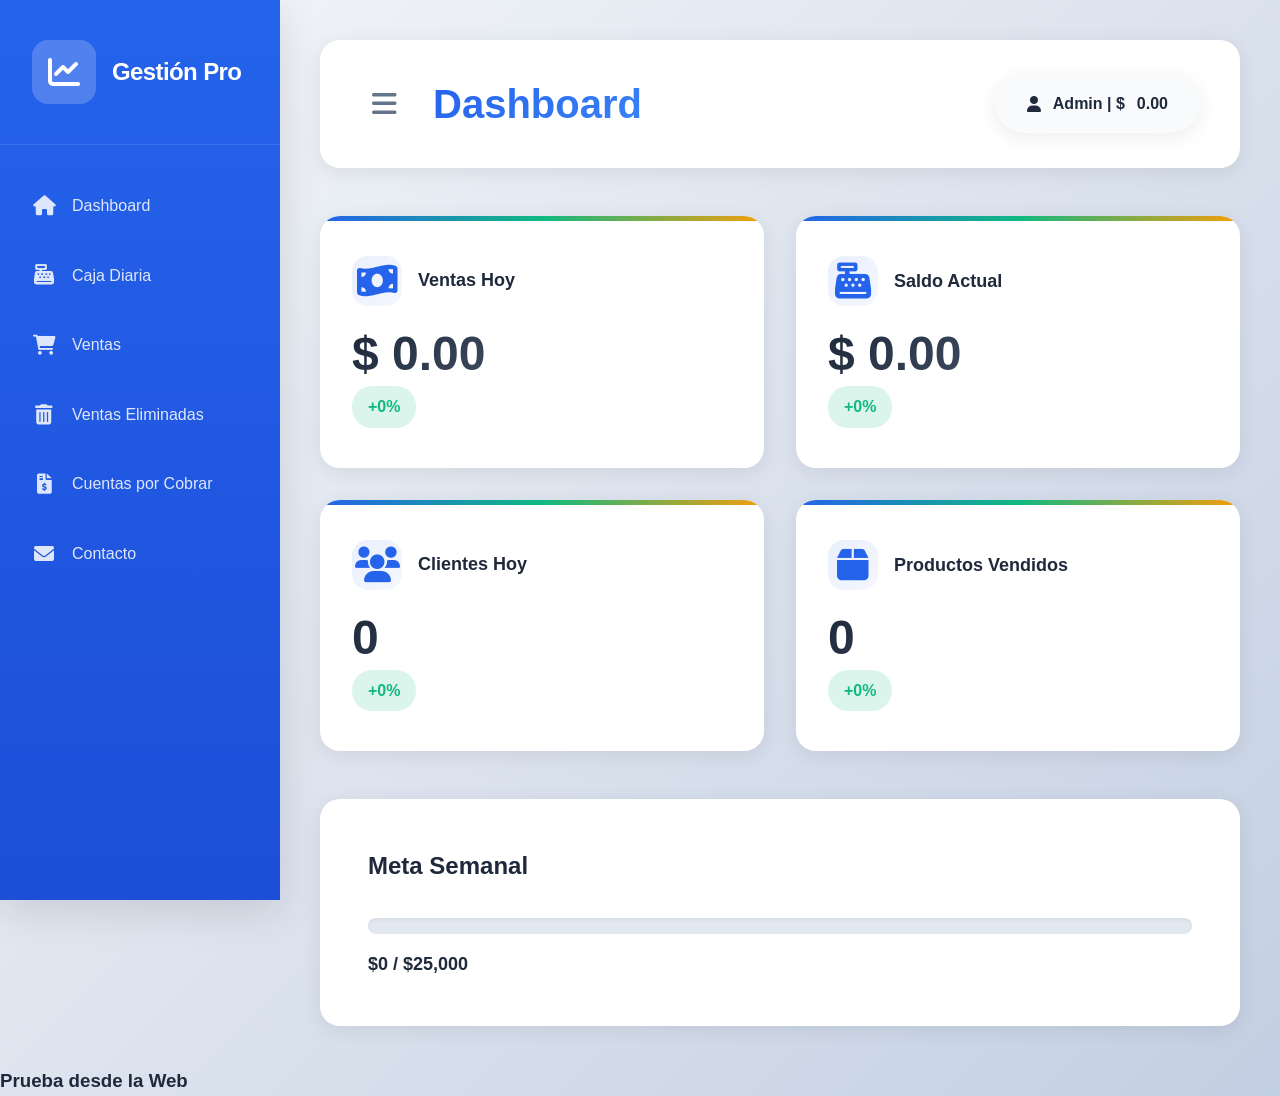
<file: index.html>
<!DOCTYPE html>
<html lang="es">

<head>
    <meta charset="UTF-8">
    <meta name="viewport" content="width=device-width, initial-scale=1.0">
    <title>Gestión de Ventas Pro - Dashboard</title>
    <link rel="stylesheet" href="estilos.css">
    <link href="https://cdnjs.cloudflare.com/ajax/libs/font-awesome/6.0.0/css/all.min.css" rel="stylesheet">
</head>

<body>
    <div class="container">
        <nav class="sidebar">
            <div class="logo">
                <i class="fas fa-chart-line"></i>
                <h2>Gestión Pro</h2>
            </div>
            <ul class="nav-menu">
                <li class="nav-item active">
                    <a href="index.html" class="nav-link">
                        <i class="fas fa-home"></i>
                        <span>Dashboard</span>
                    </a>
                </li>
                <li class="nav-item">
                    <a href="caja-diaria.html" class="nav-link">
                        <i class="fas fa-cash-register"></i>
                        <span>Caja Diaria</span>
                    </a>
                </li>
                <li class="nav-item">
                    <a href="ventas.html" class="nav-link">
                        <i class="fas fa-shopping-cart"></i>
                        <span>Ventas</span>
                    </a>
                </li>
                <li class="nav-item active">
                    <a href="ventas-eliminadas.html" class="nav-link">
                        <i class="fas fa-trash-alt"></i>
                        <span>Ventas Eliminadas</span>
                    </a>
                </li>
                <li class="nav-item active">
                    <a href="cuentas-cobrar.html" class="nav-link">
                        <i class="fas fa-file-invoice-dollar"></i>
                        <span>Cuentas por Cobrar</span>
                    </a>
                </li>
                <li class="nav-item">
                    <a href="contacto.html" class="nav-link">
                        <i class="fas fa-envelope"></i>
                        <span>Contacto</span>
                    </a>
                </li>
            </ul>
        </nav>

        <main class="main-content">
            <header class="header">
                <div class="header-left">
                    <i class="fas fa-bars menu-toggle"></i>
                    <h1>Dashboard</h1>
                </div>
                <div class="header-right">
                    <span class="user-profile">
                        <i class="fas fa-user"></i>
                        Admin | $<span id="total-balance">0.00</span>
                    </span>
                </div>
            </header>

            <div class="dashboard-grid">
                <div class="card">
                    <div class="card-header">
                        <i class="fas fa-money-bill-wave"></i>
                        <h3>Ventas Hoy</h3>
                    </div>
                    <div class="card-body">
                        <div class="metric" id="today-sales">$ 0.00</div>
                        <div class="metric-change positive" id="sales-change">+0%</div>
                    </div>
                </div>

                <div class="card">
                    <div class="card-header">
                        <i class="fas fa-cash-register"></i>
                        <h3>Saldo Actual</h3>
                    </div>
                    <div class="card-body">
                        <div class="metric" id="current-balance">$ 0.00</div>
                        <div class="metric-change positive" id="balance-change">+0%</div>
                    </div>
                </div>

                <div class="card">
                    <div class="card-header">
                        <i class="fas fa-users"></i>
                        <h3>Clientes Hoy</h3>
                    </div>
                    <div class="card-body">
                        <div class="metric" id="today-clients">0</div>
                        <div class="metric-change positive" id="clients-change">+0%</div>
                    </div>
                </div>

                <div class="card">
                    <div class="card-header">
                        <i class="fas fa-box"></i>
                        <h3>Productos Vendidos</h3>
                    </div>
                    <div class="card-body">
                        <div class="metric" id="products-sold">0</div>
                        <div class="metric-change positive" id="products-change">+0%</div>
                    </div>
                </div>
            </div>

            <div class="stats-row">
                <div class="stat-card large">
                    <h4>Meta Semanal</h4>
                    <div class="progress-container">
                        <div class="progress-bar">
                            <div class="progress-fill" id="weekly-progress" style="width: 0%"></div>
                        </div>
                        <span class="progress-text" id="weekly-text">$0 / $25,000</span>
                    </div>
                </div>
            </div>
        </main>
    </div>

    <script src="app.js"></script>
    <h3>Prueba desde la Web</h3>
</body>

</html>
</file>
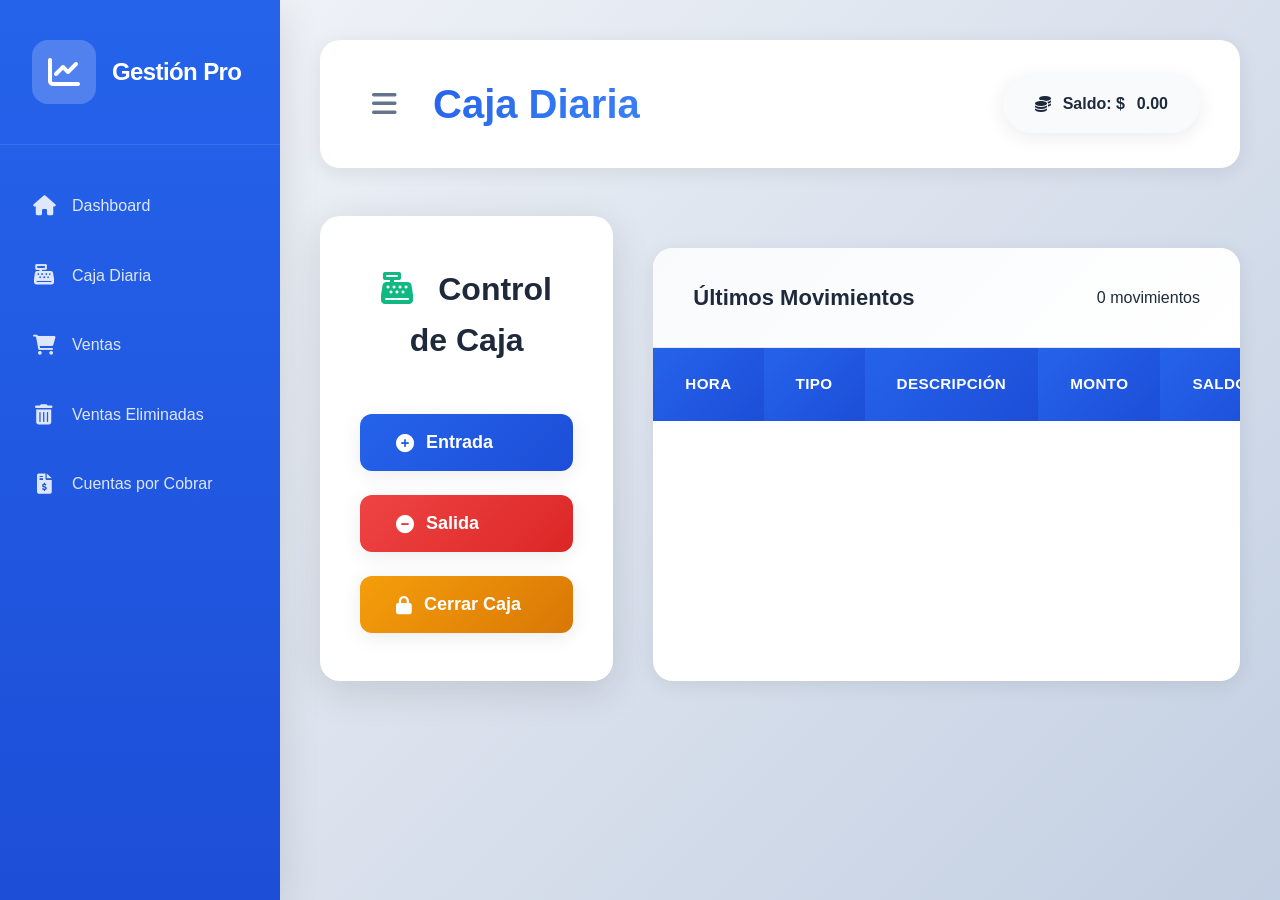
<file: caja-diaria.html>
<!DOCTYPE html>
<html lang="es">
<head>
    <meta charset="UTF-8">
    <meta name="viewport" content="width=device-width, initial-scale=1.0">
    <title>Caja Diaria - Gestión de Ventas Pro</title>
    <link rel="stylesheet" href="estilos.css">
    <link href="https://cdnjs.cloudflare.com/ajax/libs/font-awesome/6.0.0/css/all.min.css" rel="stylesheet">
</head>
<body>
    <div class="container">
        <nav class="sidebar">
            <div class="logo">
                <i class="fas fa-chart-line"></i>
                <h2>Gestión Pro</h2>
            </div>
            <ul class="nav-menu">
                <li class="nav-item">
                    <a href="index.html" class="nav-link">
                        <i class="fas fa-home"></i>
                        <span>Dashboard</span>
                    </a>
                </li>
                <li class="nav-item active">
                    <a href="caja-diaria.html" class="nav-link">
                        <i class="fas fa-cash-register"></i>
                        <span>Caja Diaria</span>
                    </a>
                </li>
                <li class="nav-item">
                    <a href="ventas.html" class="nav-link">
                        <i class="fas fa-shopping-cart"></i>
                        <span>Ventas</span>
                    </a>
                </li>
                <li class="nav-item active">
                    <a href="ventas-eliminadas.html" class="nav-link">
                        <i class="fas fa-trash-alt"></i>
                        <span>Ventas Eliminadas</span>
                    </a>
                </li>
                 <li class="nav-item active">
                    <a href="cuentas-cobrar.html" class="nav-link">
                        <i class="fas fa-file-invoice-dollar"></i>
                        <span>Cuentas por Cobrar</span>
                    </a>
                </li>
            </ul>
        </nav>

        <main class="main-content">
            <header class="header">
                <div class="header-left">
                    <i class="fas fa-bars menu-toggle"></i>
                    <h1>Caja Diaria</h1>
                </div>
                <div class="header-right">
                    <span class="user-profile">
                        <i class="fas fa-coins"></i>
                        Saldo: $<span id="caja-total">0.00</span>
                    </span>
                </div>
            </header>

            <div class="caja-container">
                <div class="caja-card">
                    <div class="caja-header">
                        <h2><i class="fas fa-cash-register"></i> Control de Caja</h2>
                        <div class="caja-actions">
                            <button class="btn btn-primary btn-lg" onclick="app.addEntrada()">
                                <i class="fas fa-plus-circle"></i> Entrada
                            </button>
                            <button class="btn btn-danger btn-lg" onclick="app.addSalida()">
                                <i class="fas fa-minus-circle"></i> Salida
                            </button>
                            <button class="btn btn-warning btn-lg" onclick="app.cerrarCaja()">
                                <i class="fas fa-lock"></i> Cerrar Caja
                            </button>
                        </div>
                    </div>
                </div>

                <div class="table-container">
                    <div class="table-header">
                        <h3>Últimos Movimientos</h3>
                        <span id="total-movimientos">0 movimientos</span>
                    </div>
                    <table class="data-table">
                        <thead>
                            <tr>
                                <th>Hora</th>
                                <th>Tipo</th>
                                <th>Descripción</th>
                                <th>Monto</th>
                                <th>Saldo</th>
                            </tr>
                        </thead>
                        <tbody id="caja-movimientos"></tbody>
                    </table>
                </div>
            </div>
        </main>
    </div>

    <script src="app.js"></script>
</body>
</html>
</file>
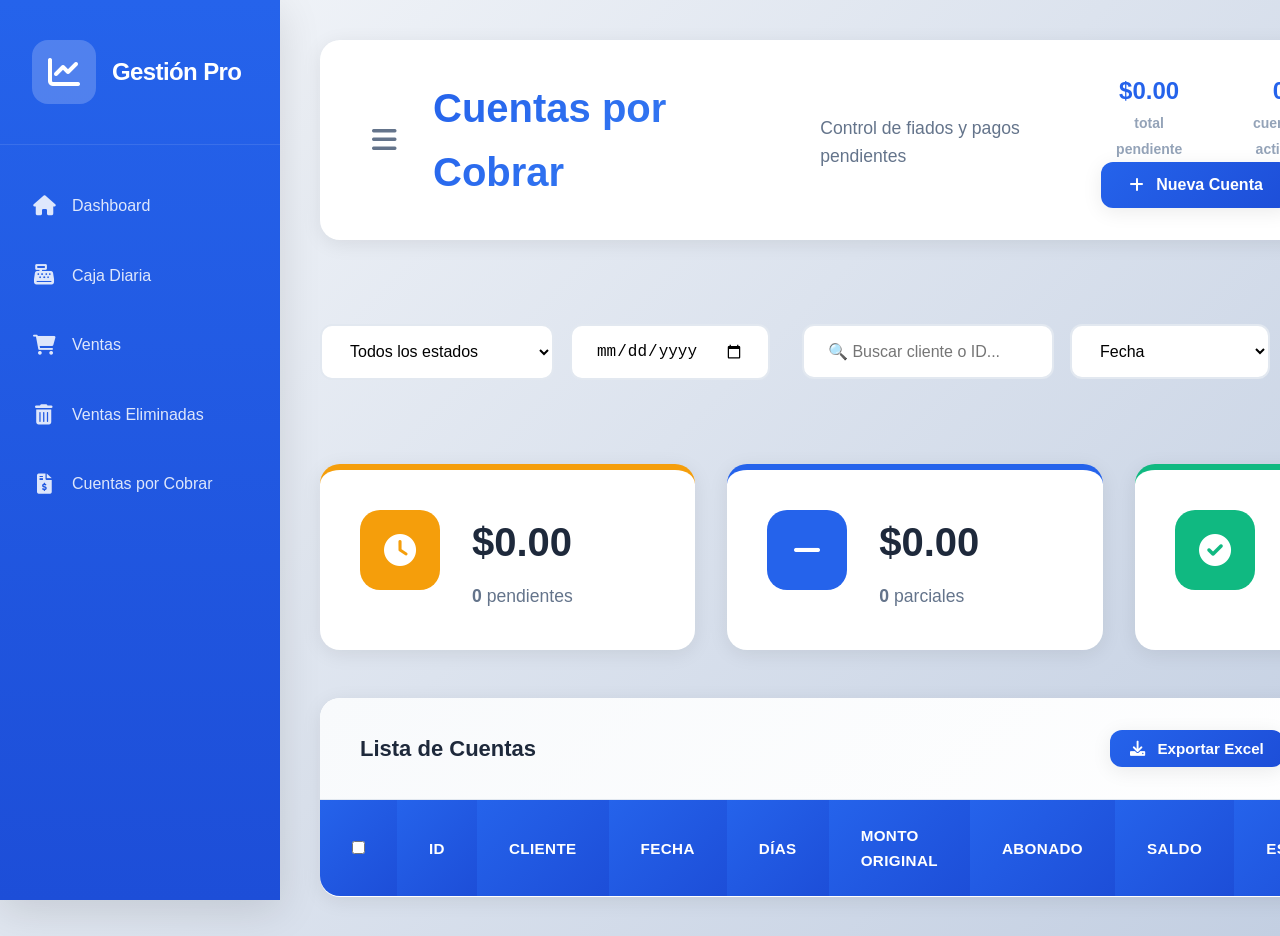
<file: cuentas-cobrar.html>
<!DOCTYPE html>
<html lang="es">
<head>
    <meta charset="UTF-8">
    <meta name="viewport" content="width=device-width, initial-scale=1.0">
    <title>Cuentas por Cobrar - Gestión de Ventas Pro</title>
    <link rel="stylesheet" href="estilos.css">
    <link href="https://cdnjs.cloudflare.com/ajax/libs/font-awesome/6.0.0/css/all.min.css" rel="stylesheet">
</head>
<body>
    <div class="container">
        <nav class="sidebar">
            <div class="logo">
                <i class="fas fa-chart-line"></i>
                <h2>Gestión Pro</h2>
            </div>
            <ul class="nav-menu">
                <li class="nav-item">
                    <a href="index.html" class="nav-link">
                        <i class="fas fa-home"></i>
                        <span>Dashboard</span>
                    </a>
                </li>
                <li class="nav-item">
                    <a href="caja-diaria.html" class="nav-link">
                        <i class="fas fa-cash-register"></i>
                        <span>Caja Diaria</span>
                    </a>
                </li>
                <li class="nav-item">
                    <a href="ventas.html" class="nav-link">
                        <i class="fas fa-shopping-cart"></i>
                        <span>Ventas</span>
                    </a>
                </li>
                <li class="nav-item">
                    <a href="ventas-eliminadas.html" class="nav-link">
                        <i class="fas fa-trash-alt"></i>
                        <span>Ventas Eliminadas</span>
                    </a>
                </li>
                <li class="nav-item active">
                    <a href="cuentas-cobrar.html" class="nav-link">
                        <i class="fas fa-file-invoice-dollar"></i>
                        <span>Cuentas por Cobrar</span>
                    </a>
                </li>
            </ul>
        </nav>

        <main class="main-content">
            <header class="header">
                <div class="header-left">
                    <i class="fas fa-bars menu-toggle"></i>
                    <h1>Cuentas por Cobrar</h1>
                    <span class="header-subtitle">Control de fiados y pagos pendientes</span>
                </div>
                <div class="header-right">
                    <div class="header-stats">
                        <span class="stat-item">
                            <strong id="total-cuentas">$0.00</strong>
                            <small>total pendiente</small>
                        </span>
                        <span class="stat-item">
                            <strong id="cuentas-count">0</strong>
                            <small>cuentas activas</small>
                        </span>
                        <span class="stat-item">
                            <strong id="dias-promedio">0</strong>
                            <small>días promedio</small>
                        </span>
                    </div>
                    <button class="btn btn-primary" onclick="app.nuevaCuenta()">
                        <i class="fas fa-plus"></i> Nueva Cuenta
                    </button>
                </div>
            </header>

            <!-- Filtros Avanzados -->
            <div class="filters advanced-filters">
                <div class="filter-group">
                    <select class="filter-select" id="filter-estado">
                        <option value="all">Todos los estados</option>
                        <option value="pendiente">Pendientes</option>
                        <option value="parcial">Parcialmente pagadas</option>
                        <option value="pagada">Pagadas</option>
                        <option value="vence-hoy">Vence hoy</option>
                        <option value="vence-prox">Vence próximos 7 días</option>
                    </select>
                    <input type="date" class="filter-date" id="filter-fecha">
                </div>
                <div class="filter-group">
                    <input type="text" class="filter-search" id="search-cuentas" placeholder="🔍 Buscar cliente o ID...">
                    <select class="filter-select" id="filter-orden">
                        <option value="fecha">Fecha</option>
                        <option value="monto">Monto mayor</option>
                        <option value="dias">Días pendientes</option>
                    </select>
                </div>
                <div class="filter-actions">
                    <button class="btn btn-success" onclick="app.abonarSeleccionadas()">
                        <i class="fas fa-coins"></i> Abonar Seleccionadas
                    </button>
                    <button class="btn btn-danger" onclick="app.eliminarCuentas()">
                        <i class="fas fa-times"></i> Eliminar Seleccionadas
                    </button>
                </div>
            </div>

            <!-- Resumen por estado -->
            <div class="status-cards">
                <div class="status-card pendiente">
                    <div class="status-icon">
                        <i class="fas fa-clock"></i>
                    </div>
                    <div class="status-info">
                        <h4 id="pendientes-total">$0.00</h4>
                        <p><strong id="pendientes-count">0</strong> pendientes</p>
                    </div>
                </div>
                <div class="status-card parcial">
                    <div class="status-icon">
                        <i class="fas fa-minus"></i>
                    </div>
                    <div class="status-info">
                        <h4 id="parciales-total">$0.00</h4>
                        <p><strong id="parciales-count">0</strong> parciales</p>
                    </div>
                </div>
                <div class="status-card pagada">
                    <div class="status-icon">
                        <i class="fas fa-check-circle"></i>
                    </div>
                    <div class="status-info">
                        <h4 id="pagadas-total">$0.00</h4>
                        <p><strong id="pagadas-count">0</strong> pagadas</p>
                    </div>
                </div>
            </div>

            <div class="table-container">
                <div class="table-header">
                    <h3>Lista de Cuentas</h3>
                    <div class="table-actions">
                        <button class="btn btn-primary btn-sm" onclick="app.exportarCuentas()">
                            <i class="fas fa-download"></i> Exportar Excel
                        </button>
                        <button class="btn btn-warning btn-sm" onclick="app.enviarRecordatorios()">
                            <i class="fas fa-paper-plane"></i> Recordatorios
                        </button>
                    </div>
                </div>
                <div class="table-wrapper">
                    <table class="data-table">
                        <thead>
                            <tr>
                                <th><input type="checkbox" id="select-all-cuentas" onchange="app.toggleAllCuentas()"></th>
                                <th>ID</th>
                                <th>Cliente</th>
                                <th>Fecha</th>
                                <th>Días</th>
                                <th>Monto Original</th>
                                <th>Abonado</th>
                                <th>Saldo</th>
                                <th>Estado</th>
                                <th>Acciones</th>
                            </tr>
                        </thead>
                        <tbody id="cuentas-table"></tbody>
                    </table>
                </div>
            </div>
        </main>
    </div>

    <script src="app.js"></script>
</body>
</html>
</file>
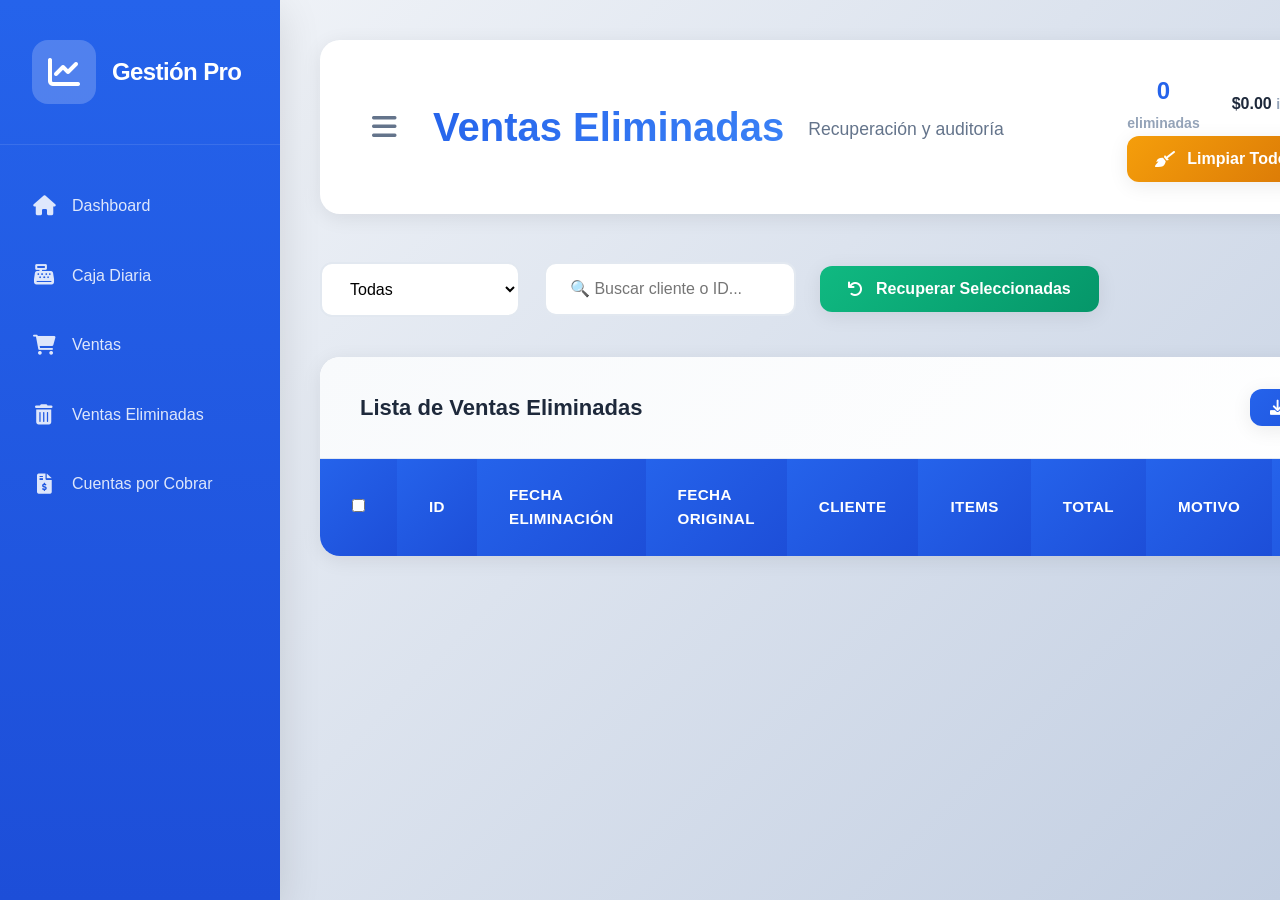
<file: ventas-eliminadas.html>
<!DOCTYPE html>
<html lang="es">
<head>
    <meta charset="UTF-8">
    <meta name="viewport" content="width=device-width, initial-scale=1.0">
    <title>Ventas Eliminadas - Gestión de Ventas Pro</title>
    <link rel="stylesheet" href="estilos.css">
    <link href="https://cdnjs.cloudflare.com/ajax/libs/font-awesome/6.0.0/css/all.min.css" rel="stylesheet">
</head>
<body>
    <div class="container">
        <nav class="sidebar">
            <div class="logo">
                <i class="fas fa-chart-line"></i>
                <h2>Gestión Pro</h2>
            </div>
            <ul class="nav-menu">
                <li class="nav-item">
                    <a href="index.html" class="nav-link">
                        <i class="fas fa-home"></i>
                        <span>Dashboard</span>
                    </a>
                </li>
                <li class="nav-item">
                    <a href="caja-diaria.html" class="nav-link">
                        <i class="fas fa-cash-register"></i>
                        <span>Caja Diaria</span>
                    </a>
                </li>
                <li class="nav-item">
                    <a href="ventas.html" class="nav-link">
                        <i class="fas fa-shopping-cart"></i>
                        <span>Ventas</span>
                    </a>
                </li>
                <li class="nav-item active">
                    <a href="ventas-eliminadas.html" class="nav-link">
                        <i class="fas fa-trash-alt"></i>
                        <span>Ventas Eliminadas</span>
                    </a>
                </li>
                 <li class="nav-item active">
                    <a href="cuentas-cobrar.html" class="nav-link">
                        <i class="fas fa-file-invoice-dollar"></i>
                        <span>Cuentas por Cobrar</span>
                    </a>
                </li>
            </ul>
        </nav>

        <main class="main-content">
            <header class="header">
                <div class="header-left">
                    <i class="fas fa-bars menu-toggle"></i>
                    <h1>Ventas Eliminadas</h1>
                    <span class="header-subtitle">Recuperación y auditoría</span>
                </div>
                <div class="header-right">
                    <div class="header-stats">
                        <span class="stat-item">
                            <strong id="eliminadas-count">0</strong>
                            <small>eliminadas</small>
                        </span>
                        <span class="stat-item">
                            $<span id="eliminadas-total">0.00</span>
                            <small>impacto total</small>
                        </span>
                    </div>
                    <button class="btn btn-warning" onclick="app.limpiarEliminadas()">
                        <i class="fas fa-broom"></i> Limpiar Todo
                    </button>
                </div>
            </header>

            <div class="filters">
                <select class="filter-select" id="filter-eliminadas">
                    <option value="all">Todas</option>
                    <option value="today">Hoy</option>
                    <option value="week">Esta semana</option>
                    <option value="month">Este mes</option>
                </select>
                <input type="text" class="filter-search" id="search-eliminadas" placeholder="🔍 Buscar cliente o ID...">
                <button class="btn btn-success" onclick="app.recuperarSeleccionadas()">
                    <i class="fas fa-undo"></i> Recuperar Seleccionadas
                </button>
            </div>

            <div class="table-container">
                <div class="table-header">
                    <h3>Lista de Ventas Eliminadas</h3>
                    <div class="table-actions">
                        <button class="btn btn-primary btn-sm" onclick="app.exportarEliminadas()">
                            <i class="fas fa-download"></i> Exportar
                        </button>
                    </div>
                </div>
                <div class="table-wrapper">
                    <table class="data-table">
                        <thead>
                            <tr>
                                <th><input type="checkbox" id="select-all-eliminadas" onchange="app.toggleAllEliminadas()"></th>
                                <th>ID</th>
                                <th>Fecha Eliminación</th>
                                <th>Fecha Original</th>
                                <th>Cliente</th>
                                <th>Items</th>
                                <th>Total</th>
                                <th>Motivo</th>
                                <th>Acciones</th>
                            </tr>
                        </thead>
                        <tbody id="eliminadas-table"></tbody>
                    </table>
                </div>
            </div>

            <!-- Modal de confirmación -->
            <div id="confirm-modal" class="modal">
                <div class="modal-content">
                    <div class="modal-header">
                        <h3 id="modal-title">Confirmar acción</h3>
                        <button class="btn-close" onclick="app.cerrarModal()">&times;</button>
                    </div>
                    <div class="modal-body" id="modal-body"></div>
                    <div class="modal-actions">
                        <button class="btn btn-secondary" onclick="app.cerrarModal()">Cancelar</button>
                        <button class="btn btn-danger" id="modal-confirm-btn">Confirmar</button>
                    </div>
                </div>
            </div>
        </main>
    </div>

    <script src="app.js"></script>
</body>
</html>
</file>
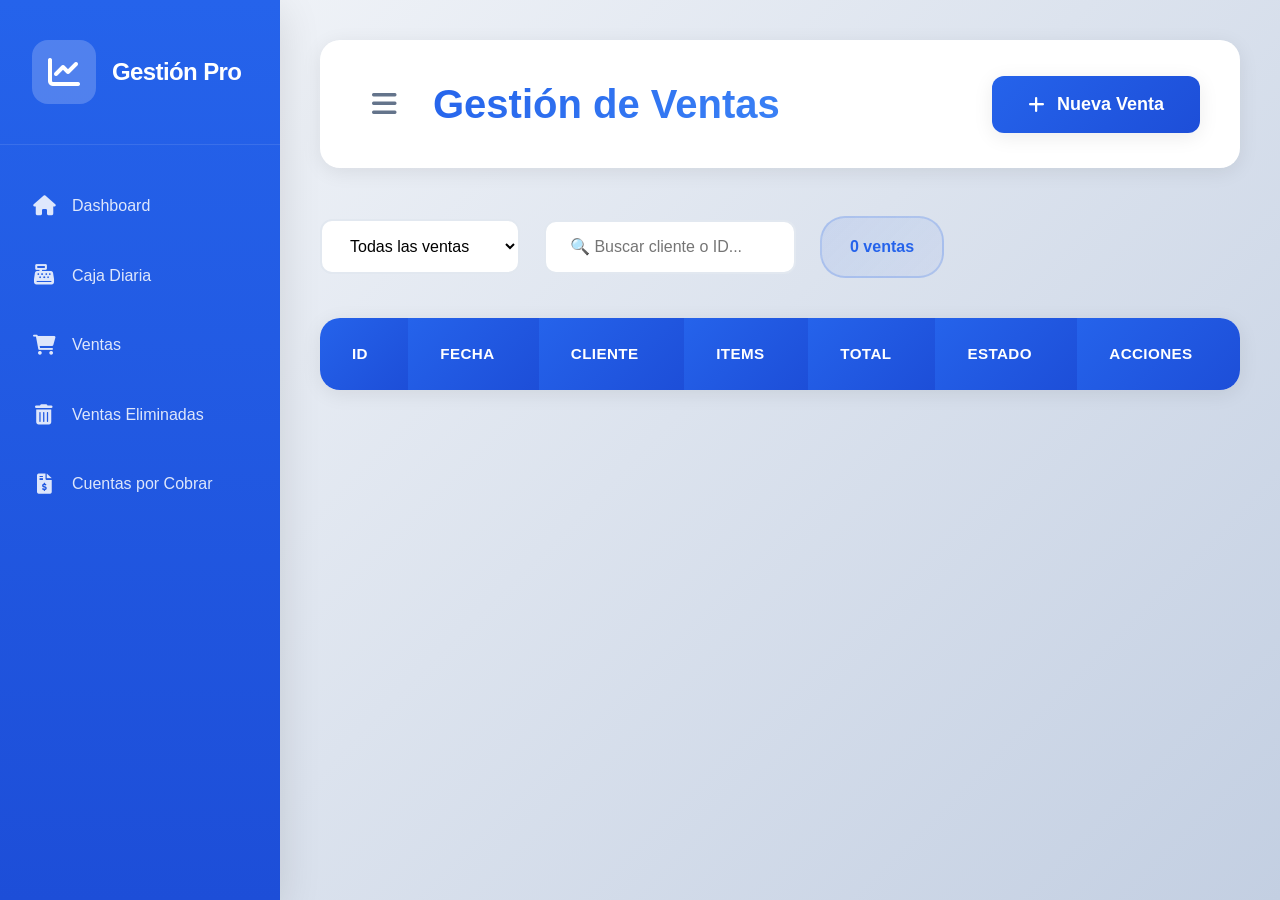
<file: ventas.html>
<!DOCTYPE html>
<html lang="es">
<head>
    <meta charset="UTF-8">
    <meta name="viewport" content="width=device-width, initial-scale=1.0">
    <title>Ventas - Gestión de Ventas Pro</title>
    <link rel="stylesheet" href="estilos.css">
    <link href="https://cdnjs.cloudflare.com/ajax/libs/font-awesome/6.0.0/css/all.min.css" rel="stylesheet">
</head>
<body>
    <div class="container">
        <nav class="sidebar">
            <div class="logo">
                <i class="fas fa-chart-line"></i>
                <h2>Gestión Pro</h2>
            </div>
            <ul class="nav-menu">
                <li class="nav-item">
                    <a href="index.html" class="nav-link">
                        <i class="fas fa-home"></i>
                        <span>Dashboard</span>
                    </a>
                </li>
                <li class="nav-item">
                    <a href="caja-diaria.html" class="nav-link">
                        <i class="fas fa-cash-register"></i>
                        <span>Caja Diaria</span>
                    </a>
                </li>
                <li class="nav-item active">
                    <a href="ventas.html" class="nav-link">
                        <i class="fas fa-shopping-cart"></i>
                        <span>Ventas</span>
                    </a>
                </li>
                <li class="nav-item active">
                    <a href="ventas-eliminadas.html" class="nav-link">
                        <i class="fas fa-trash-alt"></i>
                        <span>Ventas Eliminadas</span>
                    </a>
                </li>
                 <li class="nav-item active">
                    <a href="cuentas-cobrar.html" class="nav-link">
                        <i class="fas fa-file-invoice-dollar"></i>
                        <span>Cuentas por Cobrar</span>
                    </a>
                </li>
            </ul>
        </nav>

        <main class="main-content">
            <header class="header">
                <div class="header-left">
                    <i class="fas fa-bars menu-toggle"></i>
                    <h1>Gestión de Ventas</h1>
                </div>
                <div class="header-right">
                    <button class="btn btn-primary btn-lg" onclick="app.nuevaVenta()">
                        <i class="fas fa-plus"></i> Nueva Venta
                    </button>
                </div>
            </header>

            <div class="filters">
                <select class="filter-select" id="filter-ventas">
                    <option value="all">Todas las ventas</option>
                    <option value="today">Hoy</option>
                    <option value="week">Esta semana</option>
                    <option value="month">Este mes</option>
                </select>
                <input type="text" class="filter-search" id="search-ventas" placeholder="🔍 Buscar cliente o ID...">
                <span class="filter-count" id="ventas-count">0 ventas</span>
            </div>

            <div class="table-container">
                <table class="data-table">
                    <thead>
                        <tr>
                            <th>ID</th>
                            <th>Fecha</th>
                            <th>Cliente</th>
                            <th>Items</th>
                            <th>Total</th>
                            <th>Estado</th>
                            <th>Acciones</th>
                        </tr>
                    </thead>
                    <tbody id="ventas-table"></tbody>
                </table>
            </div>
        </main>
    </div>

    <script src="app.js"></script>
</body>
</html>
</file>
<file: estilos.css>
/* ========================================
   GESTIÓN DE VENTAS PRO - ESTILOS COMPLETOS
   ======================================== */

* {
    margin: 0;
    padding: 0;
    box-sizing: border-box;
}

:root {
    /* Colores Primarios */
    --primary-color: #2563eb;
    --primary-dark: #1d4ed8;
    --primary-light: #3b82f6;
    
    /* Colores Secundarios */
    --secondary-color: #f8fafc;
    --secondary-dark: #e2e8f0;
    
    /* Colores de Estado */
    --success: #10b981;
    --success-dark: #059669;
    --danger: #ef4444;
    --danger-dark: #dc2626;
    --warning: #f59e0b;
    --warning-dark: #d97706;
    
    /* Texto */
    --text-primary: #1e293b;
    --text-secondary: #64748b;
    --text-muted: #94a3b8;
    
    /* Sombras */
    --shadow: 0 4px 20px rgba(0,0,0,0.08);
    --shadow-lg: 0 10px 40px rgba(0,0,0,0.12);
    --shadow-hover: 0 20px 60px rgba(0,0,0,0.15);
    
    /* Bordes */
    --border-color: #e2e8f0;
    --border-radius: 12px;
    --border-radius-lg: 20px;
}

/* BASE */
body {
    font-family: 'Inter', -apple-system, BlinkMacSystemFont, 'Segoe UI', Roboto, sans-serif;
    background: linear-gradient(135deg, #f5f7fa 0%, #c3cfe2 100%);
    color: var(--text-primary);
    line-height: 1.6;
    overflow-x: hidden;
}

.container {
    display: flex;
    min-height: 100vh;
}

/* SIDEBAR */
.sidebar {
    width: 280px;
    background: linear-gradient(180deg, var(--primary-color) 0%, var(--primary-dark) 100%);
    color: white;
    position: fixed;
    height: 100vh;
    z-index: 1000;
    box-shadow: var(--shadow-lg);
    transition: all 0.3s cubic-bezier(0.4, 0, 0.2, 1);
}

.logo {
    padding: 2.5rem 2rem;
    display: flex;
    align-items: center;
    gap: 1rem;
    border-bottom: 1px solid rgba(255,255,255,0.1);
}

.logo i {
    font-size: 2rem;
    background: rgba(255,255,255,0.2);
    padding: 1rem;
    border-radius: 16px;
}

.logo h2 {
    font-size: 1.5rem;
    font-weight: 800;
    letter-spacing: -0.025em;
}

.nav-menu {
    list-style: none;
    padding: 1.5rem 0;
}

.nav-item {
    margin: 0.25rem 0;
}

.nav-link {
    display: flex;
    align-items: center;
    gap: 1rem;
    padding: 1.25rem 2rem;
    color: rgba(255,255,255,0.85);
    text-decoration: none;
    transition: all 0.3s cubic-bezier(0.4, 0, 0.2, 1);
    font-weight: 500;
    position: relative;
}

.nav-link:hover,
.nav-link.active {
    background: rgba(255,255,255,0.15);
    color: white;
    transform: translateX(8px);
    border-right: 4px solid rgba(255,255,255,0.3);
}

.nav-link i {
    font-size: 1.25rem;
    width: 24px;
    text-align: center;
}

/* MAIN CONTENT */
.main-content {
    margin-left: 280px;
    flex: 1;
    padding: 2.5rem;
    min-height: 100vh;
}

.header {
    display: flex;
    justify-content: space-between;
    align-items: center;
    margin-bottom: 3rem;
    background: white;
    padding: 2rem 2.5rem;
    border-radius: var(--border-radius-lg);
    box-shadow: var(--shadow);
    backdrop-filter: blur(10px);
}

.header-left {
    display: flex;
    align-items: center;
    gap: 1.5rem;
}

.header-left h1 {
    font-size: 2.5rem;
    font-weight: 800;
    background: linear-gradient(135deg, var(--primary-color), var(--primary-light));
    -webkit-background-clip: text;
    -webkit-text-fill-color: transparent;
    background-clip: text;
}

.menu-toggle {
    font-size: 1.75rem;
    cursor: pointer;
    color: var(--text-secondary);
    padding: 0.75rem;
    border-radius: 12px;
    transition: all 0.3s ease;
}

.menu-toggle:hover {
    background: var(--secondary-color);
    color: var(--primary-color);
}

.user-profile {
    display: flex;
    align-items: center;
    gap: 0.75rem;
    padding: 1rem 2rem;
    background: var(--secondary-color);
    border-radius: 50px;
    font-weight: 600;
    box-shadow: var(--shadow);
    transition: all 0.3s ease;
}

.user-profile:hover {
    transform: translateY(-2px);
    box-shadow: var(--shadow-hover);
}

/* CARDS */
.dashboard-grid {
    display: grid;
    grid-template-columns: repeat(auto-fit, minmax(320px, 1fr));
    gap: 2rem;
    margin-bottom: 3rem;
}

.card {
    background: white;
    border-radius: var(--border-radius-lg);
    padding: 2.5rem 2rem;
    box-shadow: var(--shadow);
    transition: all 0.4s cubic-bezier(0.4, 0, 0.2, 1);
    position: relative;
    overflow: hidden;
}

.card::before {
    content: '';
    position: absolute;
    top: 0;
    left: 0;
    right: 0;
    height: 5px;
    background: linear-gradient(90deg, var(--primary-color), var(--success), var(--warning));
}

.card:hover {
    transform: translateY(-12px) scale(1.02);
    box-shadow: var(--shadow-hover);
}

.card-header {
    display: flex;
    align-items: center;
    gap: 1rem;
    margin-bottom: 1.5rem;
}

.card-header i {
    font-size: 2.25rem;
    color: var(--primary-color);
    width: 50px;
    height: 50px;
    display: flex;
    align-items: center;
    justify-content: center;
    background: linear-gradient(135deg, rgba(37,99,235,0.1), rgba(37,99,235,0.05));
    border-radius: 16px;
}

.card-header h3 {
    font-size: 1.125rem;
    font-weight: 700;
    color: var(--text-primary);
}

.metric {
    font-size: 3rem;
    font-weight: 800;
    color: var(--text-primary);
    line-height: 1;
    margin-bottom: 0.5rem;
    background: linear-gradient(135deg, var(--text-primary), var(--text-secondary));
    -webkit-background-clip: text;
    -webkit-text-fill-color: transparent;
    background-clip: text;
}

.metric-change {
    font-size: 1rem;
    font-weight: 700;
    padding: 0.5rem 1rem;
    border-radius: 20px;
    display: inline-flex;
    align-items: center;
    gap: 0.5rem;
}

.metric-change.positive {
    background: rgba(16, 185, 129, 0.15);
    color: var(--success);
}

.metric-change.negative {
    background: rgba(239, 68, 68, 0.15);
    color: var(--danger);
}

/* BUTTONS */
.btn {
    padding: 14px 28px;
    border: none;
    border-radius: var(--border-radius);
    font-weight: 700;
    cursor: pointer;
    transition: all 0.3s cubic-bezier(0.4, 0, 0.2, 1);
    display: inline-flex;
    align-items: center;
    gap: 0.75rem;
    text-decoration: none;
    font-size: 1rem;
    position: relative;
    overflow: hidden;
}

.btn::before {
    content: '';
    position: absolute;
    top: 0;
    left: -100%;
    width: 100%;
    height: 100%;
    background: linear-gradient(90deg, transparent, rgba(255,255,255,0.3), transparent);
    transition: left 0.5s;
}

.btn:hover::before {
    left: 100%;
}

.btn-primary {
    background: linear-gradient(135deg, var(--primary-color), var(--primary-dark));
    color: white;
    box-shadow: var(--shadow);
}

.btn-primary:hover {
    transform: translateY(-3px);
    box-shadow: var(--shadow-hover);
}

.btn-success {
    background: linear-gradient(135deg, var(--success), var(--success-dark));
    color: white;
    box-shadow: var(--shadow);
}

.btn-success:hover {
    transform: translateY(-3px);
    box-shadow: var(--shadow-hover);
}

.btn-danger {
    background: linear-gradient(135deg, var(--danger), var(--danger-dark));
    color: white;
    box-shadow: var(--shadow);
}

.btn-danger:hover {
    transform: translateY(-3px);
    box-shadow: var(--shadow-hover);
}

.btn-warning {
    background: linear-gradient(135deg, var(--warning), var(--warning-dark));
    color: white;
    box-shadow: var(--shadow);
}

.btn-warning:hover {
    transform: translateY(-3px);
    box-shadow: var(--shadow-hover);
}

.btn-lg {
    padding: 18px 36px;
    font-size: 1.125rem;
}

.btn-icon {
    background: var(--secondary-color);
    border: 2px solid var(--border-color);
    width: 48px;
    height: 48px;
    border-radius: 12px;
    margin: 0 0.25rem;
    transition: all 0.3s ease;
}

.btn-icon:hover {
    background: var(--primary-color);
    color: white;
    border-color: var(--primary-color);
    transform: scale(1.15) rotate(5deg);
}

/* TABLES */
.table-container {
    background: white;
    border-radius: var(--border-radius-lg);
    box-shadow: var(--shadow);
    overflow: hidden;
    margin-top: 2rem;
}

.table-header {
    display: flex;
    justify-content: space-between;
    align-items: center;
    padding: 2rem 2.5rem;
    background: linear-gradient(135deg, var(--secondary-color), white);
    border-bottom: 1px solid var(--border-color);
}

.table-header h3 {
    font-size: 1.375rem;
    font-weight: 700;
    color: var(--text-primary);
}

.data-table {
    width: 100%;
    border-collapse: collapse;
}

.data-table th {
    background: linear-gradient(135deg, var(--primary-color), var(--primary-dark));
    color: white;
    padding: 1.5rem 2rem;
    text-align: left;
    font-weight: 700;
    font-size: 0.95rem;
    letter-spacing: 0.025em;
    text-transform: uppercase;
}

.data-table td {
    padding: 1.75rem 2rem;
    border-bottom: 1px solid var(--border-color);
    transition: all 0.3s ease;
}

.data-table tr {
    transition: all 0.3s ease;
}

.data-table tr:hover {
    background: linear-gradient(135deg, rgba(37,99,235,0.03), rgba(37,99,235,0.01));
    transform: scale(1.01);
}

.positive {
    color: var(--success) !important;
    font-weight: 700;
}

.negative {
    color: var(--danger) !important;
    font-weight: 700;
}

/* BADGES */
.badge {
    padding: 0.5rem 1rem;
    border-radius: 25px;
    font-size: 0.875rem;
    font-weight: 700;
    text-transform: uppercase;
    letter-spacing: 0.025em;
}

.badge.success {
    background: rgba(16, 185, 129, 0.15);
    color: var(--success);
}

.badge.danger {
    background: rgba(239, 68, 68, 0.15);
    color: var(--danger);
}

/* CAJA ESPECÍFICO */
.caja-container {
    display: grid;
    grid-template-columns: 1fr 2fr;
    gap: 2.5rem;
}

.caja-card {
    background: white;
    border-radius: var(--border-radius-lg);
    padding: 3rem 2.5rem;
    box-shadow: var(--shadow-lg);
    display: flex;
    flex-direction: column;
    align-items: center;
    text-align: center;
}

.caja-header h2 {
    font-size: 2rem;
    margin-bottom: 1rem;
    color: var(--text-primary);
}

.caja-header h2 i {
    color: var(--success);
    margin-right: 1rem;
}

.caja-actions {
    display: flex;
    flex-direction: column;
    gap: 1.5rem;
    margin-top: 3rem;
    width: 100%;
}

.caja-total {
    font-size: 4.5rem;
    font-weight: 900;
    background: linear-gradient(135deg, var(--success), var(--success-dark));
    -webkit-background-clip: text;
    -webkit-text-fill-color: transparent;
    background-clip: text;
    margin: 1rem 0 2rem 0;
}

/* FILTERS */
.filters {
    display: flex;
    gap: 1.5rem;
    margin-bottom: 2.5rem;
    flex-wrap: wrap;
    align-items: center;
}

.filter-select,
.filter-search,
.filter-date {
    padding: 1rem 1.5rem;
    border: 2px solid var(--border-color);
    border-radius: var(--border-radius);
    font-size: 1rem;
    background: white;
    transition: all 0.3s ease;
    min-width: 200px;
}

.filter-select:focus,
.filter-search:focus,
.filter-date:focus {
    outline: none;
    border-color: var(--primary-color);
    box-shadow: 0 0 0 4px rgba(37, 99, 235, 0.1);
    transform: translateY(-2px);
}

.filter-count {
    background: linear-gradient(135deg, rgba(37,99,235,0.1), rgba(37,99,235,0.05));
    padding: 1rem 1.75rem;
    border-radius: 25px;
    font-weight: 700;
    color: var(--primary-color);
    border: 2px solid rgba(37,99,235,0.2);
}

/* PROGRESS BAR */
.progress-container {
    margin-top: 1.5rem;
}

.progress-bar {
    width: 100%;
    height: 16px;
    background: var(--secondary-dark);
    border-radius: 10px;
    overflow: hidden;
    margin-bottom: 1rem;
    box-shadow: inset 0 2px 4px rgba(0,0,0,0.05);
}

.progress-fill {
    height: 100%;
    background: linear-gradient(90deg, var(--primary-color), var(--success));
    border-radius: 10px;
    transition: width 2s cubic-bezier(0.4, 0, 0.2, 1);
    box-shadow: 0 0 20px rgba(37,99,235,0.4);
}

.progress-text {
    font-weight: 700;
    color: var(--text-primary);
    font-size: 1.125rem;
}

/* STATS ROW */
.stats-row {
    display: grid;
    grid-template-columns: 1fr;
    gap: 2rem;
}

.stat-card {
    background: white;
    border-radius: var(--border-radius-lg);
    padding: 3rem;
    box-shadow: var(--shadow);
}

.stat-card.large h4 {
    font-size: 1.5rem;
    margin-bottom: 2rem;
    color: var(--text-primary);
}

/* ANIMACIONES */
@keyframes fadeInUp {
    from {
        opacity: 0;
        transform: translateY(40px);
    }
    to {
        opacity: 1;
        transform: translateY(0);
    }
}

@keyframes float {
    0%, 100% { transform: translateY(0px); }
    50% { transform: translateY(-10px); }
}

.card,
.caja-card,
.table-container {
    animation: fadeInUp 0.8s cubic-bezier(0.4, 0, 0.2, 1) forwards;
}

.card:nth-child(1) { animation-delay: 0.1s; }
.card:nth-child(2) { animation-delay: 0.2s; }
.card:nth-child(3) { animation-delay: 0.3s; }
.card:nth-child(4) { animation-delay: 0.4s; }

/* RESPONSIVE */
@media (max-width: 1024px) {
    .main-content {
        margin-left: 0;
        padding: 1.5rem;
    }
    
    .sidebar {
        transform: translateX(-100%);
    }
    
    .caja-container {
        grid-template-columns: 1fr;
        gap: 2rem;
    }
}

@media (max-width: 768px) {
    .header {
        flex-direction: column;
        gap: 2rem;
        text-align: center;
    }
    
    .dashboard-grid {
        grid-template-columns: 1fr;
        gap: 1.5rem;
    }
    
    .filters {
        flex-direction: column;
        align-items: stretch;
    }
    
    .filter-select,
    .filter-search {
        min-width: auto;
    }
    
    .caja-actions {
        flex-direction: row;
        flex-wrap: wrap;
    }
    
    .btn-lg {
        flex: 1;
        min-width: 140px;
    }
}

@media (max-width: 480px) {
    .header-left h1 {
        font-size: 2rem;
    }
    
    .metric {
        font-size: 2.25rem;
    }
    
    .caja-total {
        font-size: 3.5rem;
    }
}

/* SCROLLBAR PERSONALIZADA */
::-webkit-scrollbar {
    width: 8px;
}

::-webkit-scrollbar-track {
    background: var(--secondary-color);
}

::-webkit-scrollbar-thumb {
    background: var(--primary-color);
    border-radius: 4px;
}

::-webkit-scrollbar-thumb:hover {
    background: var(--primary-dark);
}
/* VENTAS ELIMINADAS - ESTILOS ESPECÍFICOS */
.header-subtitle {
    display: block;
    font-size: 1.1rem;
    color: var(--text-secondary);
    margin-top: 0.25rem;
}

.header-stats {
    display: flex;
    gap: 2rem;
    align-items: center;
    margin-right: 1rem;
}

.stat-item {
    text-align: center;
    font-weight: 700;
}

.stat-item strong {
    display: block;
    font-size: 1.5rem;
    color: var(--primary-color);
}

.stat-item small {
    color: var(--text-muted);
    font-size: 0.875rem;
}

.danger-icon {
    color: var(--danger) !important;
    border-color: var(--danger) !important;
}

.danger-icon:hover {
    background: var(--danger) !important;
}

.table-wrapper {
    max-height: 600px;
    overflow-y: auto;
}

.row-checkbox {
    width: 20px;
    height: 20px;
    accent-color: var(--danger);
}

/* MODAL */
.modal {
    display: none;
    position: fixed;
    top: 0;
    left: 0;
    width: 100%;
    height: 100%;
    background: rgba(0,0,0,0.5);
    backdrop-filter: blur(5px);
    z-index: 2000;
    align-items: center;
    justify-content: center;
    opacity: 0;
    transition: all 0.3s ease;
}

.modal.active {
    display: flex;
    opacity: 1;
}

.modal-content {
    background: white;
    border-radius: var(--border-radius-lg);
    max-width: 500px;
    width: 90%;
    max-height: 80vh;
    overflow-y: auto;
    box-shadow: var(--shadow-hover);
    transform: scale(0.8);
    transition: all 0.3s cubic-bezier(0.4, 0, 0.2, 1);
}

.modal.active .modal-content {
    transform: scale(1);
}

.modal-header {
    display: flex;
    justify-content: space-between;
    align-items: center;
    padding: 2rem 2.5rem 1.5rem;
    border-bottom: 1px solid var(--border-color);
}

.modal-header h3 {
    font-size: 1.5rem;
    font-weight: 700;
}

.btn-close {
    background: none;
    border: none;
    font-size: 2rem;
    cursor: pointer;
    color: var(--text-muted);
    width: 40px;
    height: 40px;
    display: flex;
    align-items: center;
    justify-content: center;
    border-radius: 50%;
    transition: all 0.3s ease;
}

.btn-close:hover {
    background: var(--danger);
    color: white;
}

.modal-body {
    padding: 0 2.5rem 2rem;
    font-size: 1.1rem;
    line-height: 1.6;
}

.modal-actions {
    display: flex;
    gap: 1rem;
    padding: 1.5rem 2.5rem 2rem;
    border-top: 1px solid var(--border-color);
    justify-content: flex-end;
}

.btn-sm {
    padding: 10px 20px;
    font-size: 0.95rem;
}

.btn-secondary {
    background: var(--secondary-color);
    color: var(--text-primary);
    border: 2px solid var(--border-color);
}
/* CUENTAS POR COBRAR - ESTILOS */
.advanced-filters {
    display: grid;
    grid-template-columns: 1fr 1fr auto;
    gap: 2rem;
    margin-bottom: 3rem;
}

.filter-group {
    display: flex;
    gap: 1rem;
}

.status-cards {
    display: grid;
    grid-template-columns: repeat(auto-fit, minmax(280px, 1fr));
    gap: 2rem;
    margin-bottom: 3rem;
}

.status-card {
    background: white;
    border-radius: var(--border-radius-lg);
    padding: 2.5rem;
    display: flex;
    gap: 2rem;
    box-shadow: var(--shadow);
    transition: all 0.3s ease;
    border-top: 6px solid;
}

.status-card.pendiente { border-top-color: var(--warning); }
.status-card.parcial { border-top-color: var(--primary-color); }
.status-card.pagada { border-top-color: var(--success); }

.status-card:hover {
    transform: translateY(-8px);
    box-shadow: var(--shadow-hover);
}

.status-icon {
    width: 80px;
    height: 80px;
    border-radius: 20px;
    display: flex;
    align-items: center;
    justify-content: center;
    font-size: 2rem;
    color: white;
}

.status-card.pendiente .status-icon { background: var(--warning); }
.status-card.parcial .status-icon { background: var(--primary-color); }
.status-card.pagada .status-icon { background: var(--success); }

.status-info h4 {
    font-size: 2.5rem;
    font-weight: 800;
    margin-bottom: 0.5rem;
}

.status-info p {
    color: var(--text-secondary);
    font-size: 1.1rem;
}

.cliente-info {
    display: flex;
    flex-direction: column;
    gap: 0.25rem;
}

.cliente-info small {
    color: var(--text-muted);
    font-size: 0.875rem;
}

.dias-badge {
    padding: 0.5rem 1rem;
    border-radius: 20px;
    background: rgba(245, 158, 11, 0.15);
    color: var(--warning);
    font-weight: 700;
    font-size: 0.9rem;
}

.dias-badge.warning {
    background: rgba(239, 68, 68, 0.15);
    color: var(--danger);
}

.table-actions {
    display: flex;
    gap: 1rem;
}

@media (max-width: 768px) {
    .advanced-filters {
        grid-template-columns: 1fr;
    }
    
    .status-cards {
        grid-template-columns: 1fr;
    }
}
</file>
